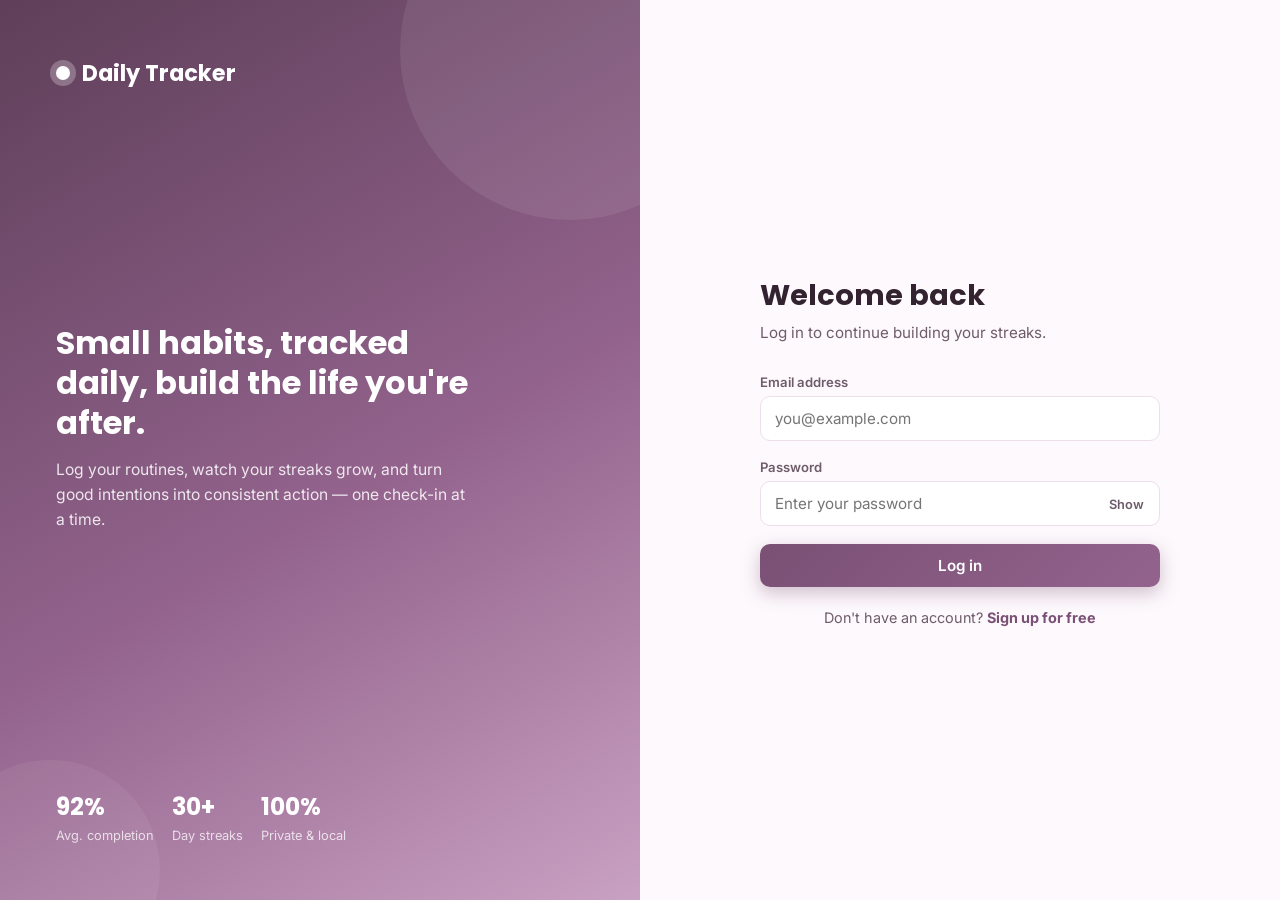
<file: index.html>
<!DOCTYPE html>
<html lang="en">
<head>
<meta charset="UTF-8">
<meta name="viewport" content="width=device-width, initial-scale=1.0">
<title>Log In · Daily Tracker</title>
<link rel="stylesheet" href="styles.css">
</head>
<body data-page="login">
  <div class="auth-page">
    <section class="auth-visual">
      <div class="auth-brand"><span class="logo-dot"></span> Daily Tracker</div>
      <div class="auth-quote">
        <h2>Small habits, tracked daily, build the life you're after.</h2>
        <p>Log your routines, watch your streaks grow, and turn good intentions into consistent action — one check-in at a time.</p>
      </div>
      <div class="auth-ring">
        <div class="stat"><b>92%</b><span>Avg. completion</span></div>
        <div class="stat"><b>30+</b><span>Day streaks</span></div>
        <div class="stat"><b>100%</b><span>Private &amp; local</span></div>
      </div>
    </section>
    <section class="auth-form-side">
      <div class="auth-card">
        <h1>Welcome back</h1>
        <p class="auth-sub">Log in to continue building your streaks.</p>
        <div class="auth-error" id="loginError"></div>
        <form id="loginForm" novalidate>
          <div class="field">
            <label for="loginEmail">Email address</label>
            <input type="email" id="loginEmail" placeholder="you@example.com" required>
          </div>
          <div class="field">
            <label for="loginPassword">Password</label>
            <div class="pass-wrap">
              <input type="password" id="loginPassword" placeholder="Enter your password" required>
              <button type="button" class="pass-toggle" id="loginPassToggle">Show</button>
            </div>
          </div>
          <button type="submit" class="btn btn-primary btn-block">Log in</button>
        </form>
        <p class="auth-switch">Don't have an account? <a href="signup.html">Sign up for free</a></p>
      </div>
    </section>
  </div>
  <script src="script.js"></script>
</body>
</html>
</file>
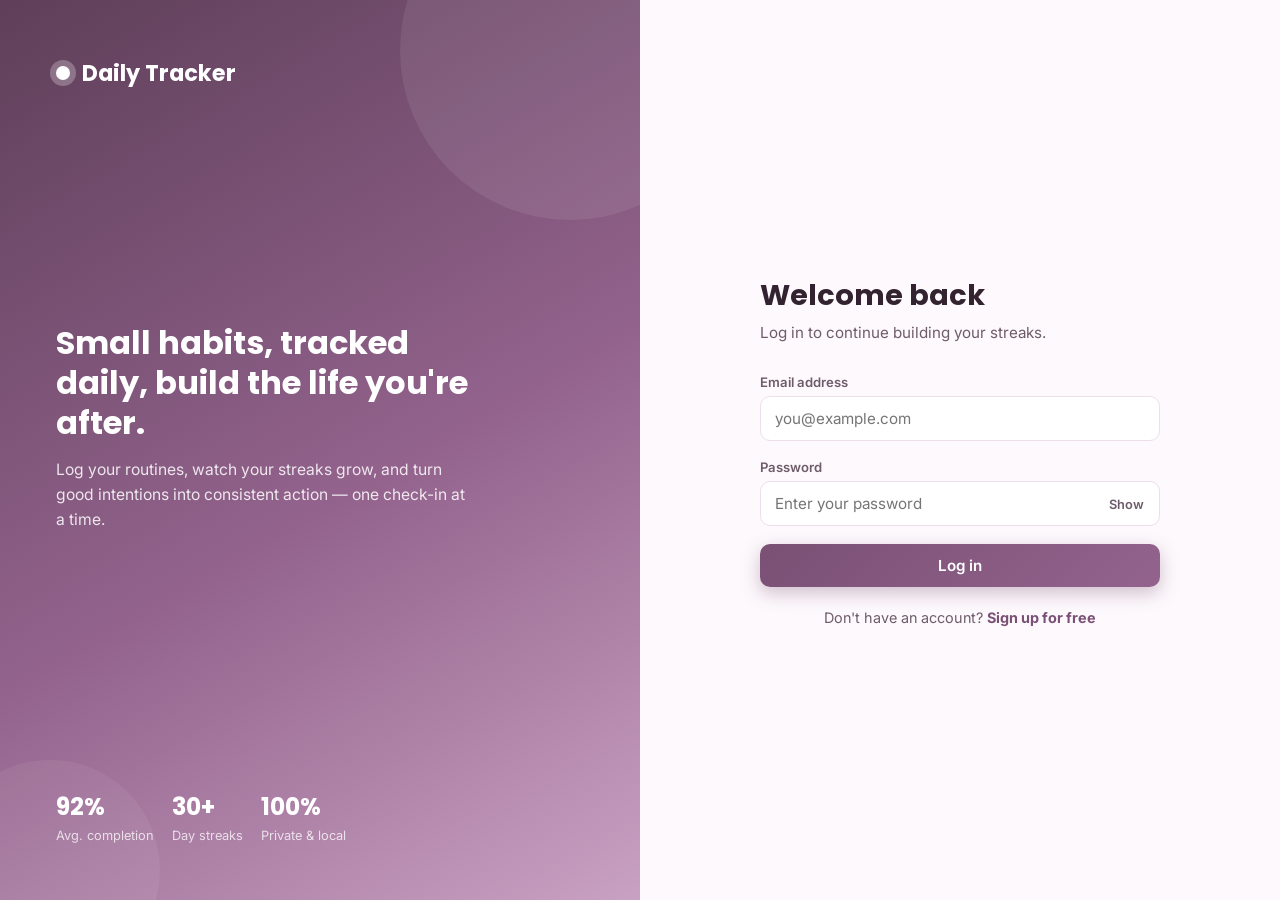
<file: calendar.html>
<!DOCTYPE html>
<html lang="en">
<head>
<meta charset="UTF-8">
<meta name="viewport" content="width=device-width, initial-scale=1.0">
<title>Calendar · Daily Tracker</title>
<link rel="stylesheet" href="styles.css">
</head>
<body data-page="calendar">
  <div class="app-shell">
    <div id="shell"></div>
    <main class="main-content">
      <header id="topbar" class="topbar"></header>
      <div class="page-content">

        <div class="card fade-in">
          <div class="cal-header">
            <h3 id="calMonthLabel" class="font-display" style="font-size:1.2rem;"></h3>
            <div class="cal-nav">
              <button class="btn-icon" id="calPrev">
                <svg width="18" height="18" viewBox="0 0 24 24" fill="none" stroke="currentColor" stroke-width="2"><path d="M15 18l-6-6 6-6"/></svg>
              </button>
              <button class="btn-icon" id="calNext">
                <svg width="18" height="18" viewBox="0 0 24 24" fill="none" stroke="currentColor" stroke-width="2"><path d="M9 18l6-6-6-6"/></svg>
              </button>
            </div>
          </div>
          <div class="cal-grid" style="margin-bottom:8px;">
            <div class="cal-dow">Sun</div><div class="cal-dow">Mon</div><div class="cal-dow">Tue</div>
            <div class="cal-dow">Wed</div><div class="cal-dow">Thu</div><div class="cal-dow">Fri</div><div class="cal-dow">Sat</div>
          </div>
          <div class="cal-grid" id="calGrid"></div>
          <div class="cal-legend">
            <span><span class="legend-swatch" style="background:linear-gradient(135deg,var(--mauve-600),var(--mauve-400));"></span>All habits completed</span>
            <span><span class="legend-swatch" style="background:var(--surface-2); border:2px solid var(--mauve-600);"></span>Today</span>
            <span>Click any day to see details</span>
          </div>
        </div>

      </div>
    </main>
  </div>

  <div class="modal-overlay" id="dayModalOverlay">
    <div class="modal">
      <div class="modal-head">
        <h3 id="dayModalTitle">Day details</h3>
        <button class="modal-close" id="dayModalClose">
          <svg width="16" height="16" viewBox="0 0 24 24" fill="none" stroke="currentColor" stroke-width="2"><path d="M18 6 6 18M6 6l12 12"/></svg>
        </button>
      </div>
      <div id="dayModalBody"></div>
    </div>
  </div>

  <script src="script.js"></script>
</body>
</html>
</file>
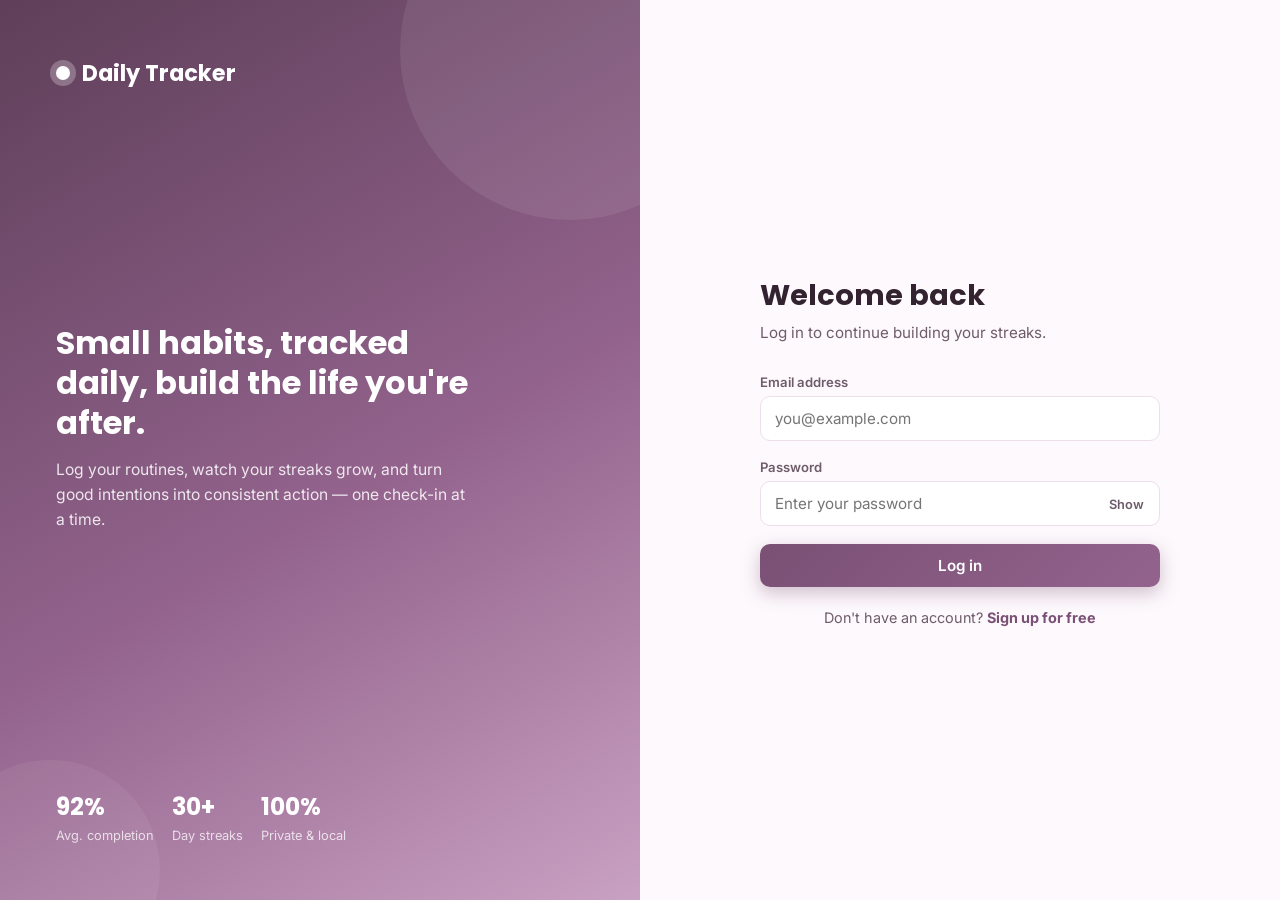
<file: dashboard.html>
<!DOCTYPE html>
<html lang="en">
<head>
<meta charset="UTF-8">
<meta name="viewport" content="width=device-width, initial-scale=1.0">
<title>Dashboard · Daily Tracker</title>
<link rel="stylesheet" href="styles.css">
</head>
<body data-page="dashboard">
  <div class="app-shell">
    <div id="shell"></div>
    <main class="main-content">
      <header id="topbar" class="topbar"></header>
      <div class="page-content">

        <div class="grid grid-4 mb-4">
          <div class="card stat-card">
            <div class="stat-icon" style="background:linear-gradient(135deg,#7a5075,#af7fa8)">
              <svg width="20" height="20" viewBox="0 0 24 24" fill="none" stroke="currentColor" stroke-width="2" stroke-linecap="round" stroke-linejoin="round"><path d="M9 11l3 3L22 4"/><path d="M21 12v7a2 2 0 0 1-2 2H5a2 2 0 0 1-2-2V5a2 2 0 0 1 2-2h11"/></svg>
            </div>
            <div class="stat-value" id="statTotalHabits">0</div>
            <div class="stat-label">Total habits</div>
          </div>
          <div class="card stat-card">
            <div class="stat-icon" style="background:linear-gradient(135deg,#e2a542,#f0c26c)">
              <svg width="20" height="20" viewBox="0 0 24 24" fill="none" stroke="currentColor" stroke-width="2" stroke-linecap="round" stroke-linejoin="round"><path d="M8.5 14.5A2.5 2.5 0 0 0 11 12c0-1.38-.5-2-1-3-1.072-2.143-.224-4.054 2-6 .5 2.5 2 4.9 4 6.5 2 1.6 3 3.5 3 5.5a7 7 0 1 1-14 0c0-1.153.433-2.294 1-3a2.5 2.5 0 0 0 2.5 2.5z"/></svg>
            </div>
            <div class="stat-value" id="statActiveStreaks">0</div>
            <div class="stat-label">Active streaks</div>
          </div>
          <div class="card stat-card">
            <div class="stat-icon" style="background:linear-gradient(135deg,#6c93c9,#8fb3e8)">
              <svg width="20" height="20" viewBox="0 0 24 24" fill="none" stroke="currentColor" stroke-width="2" stroke-linecap="round" stroke-linejoin="round"><circle cx="12" cy="12" r="9"/><circle cx="12" cy="12" r="5"/><circle cx="12" cy="12" r="1"/></svg>
            </div>
            <div class="stat-value" id="statActiveGoals">0</div>
            <div class="stat-label">Active goals</div>
          </div>
          <div class="card stat-card">
            <div class="stat-icon" style="background:linear-gradient(135deg,#5fb88f,#7fd0ab)">
              <svg width="20" height="20" viewBox="0 0 24 24" fill="none" stroke="currentColor" stroke-width="2" stroke-linecap="round" stroke-linejoin="round"><path d="M12 20V10M18 20V4M6 20v-6"/></svg>
            </div>
            <div class="stat-value" id="statLongestStreak">0</div>
            <div class="stat-label">Longest streak (days)</div>
          </div>
        </div>

        <div class="grid grid-2" style="grid-template-columns:1.1fr 1.4fr;">
          <div class="card fade-in">
            <div class="section-head"><h3>Today's progress</h3></div>
            <div class="ring-wrap">
              <canvas id="dashRing" width="220" height="220" style="width:200px;height:200px;"></canvas>
              <div class="ring-label"><b id="dashProgressLabel">0%</b><span>completed today</span></div>
            </div>
          </div>
          <div class="card fade-in">
            <div class="section-head"><h3>Last 7 days</h3><span class="chip">Completion rate</span></div>
            <canvas id="dashWeekChart" style="width:100%; height:200px;"></canvas>
          </div>
        </div>

        <div class="grid grid-2 mt-4" style="grid-template-columns:1.6fr 1fr;">
          <div class="card fade-in">
            <div class="section-head">
              <h3>Today's habits</h3>
              <a href="habits.html" class="btn btn-ghost btn-sm">View all</a>
            </div>
            <div class="habit-list" id="dashTodayList"></div>
          </div>
          <div class="card fade-in">
            <div class="section-head">
              <h3>Active goals</h3>
              <a href="goals.html" class="btn btn-ghost btn-sm">View all</a>
            </div>
            <div id="dashGoalsPreview"></div>
          </div>
        </div>

      </div>
    </main>
  </div>
  <script src="script.js"></script>
</body>
</html>
</file>
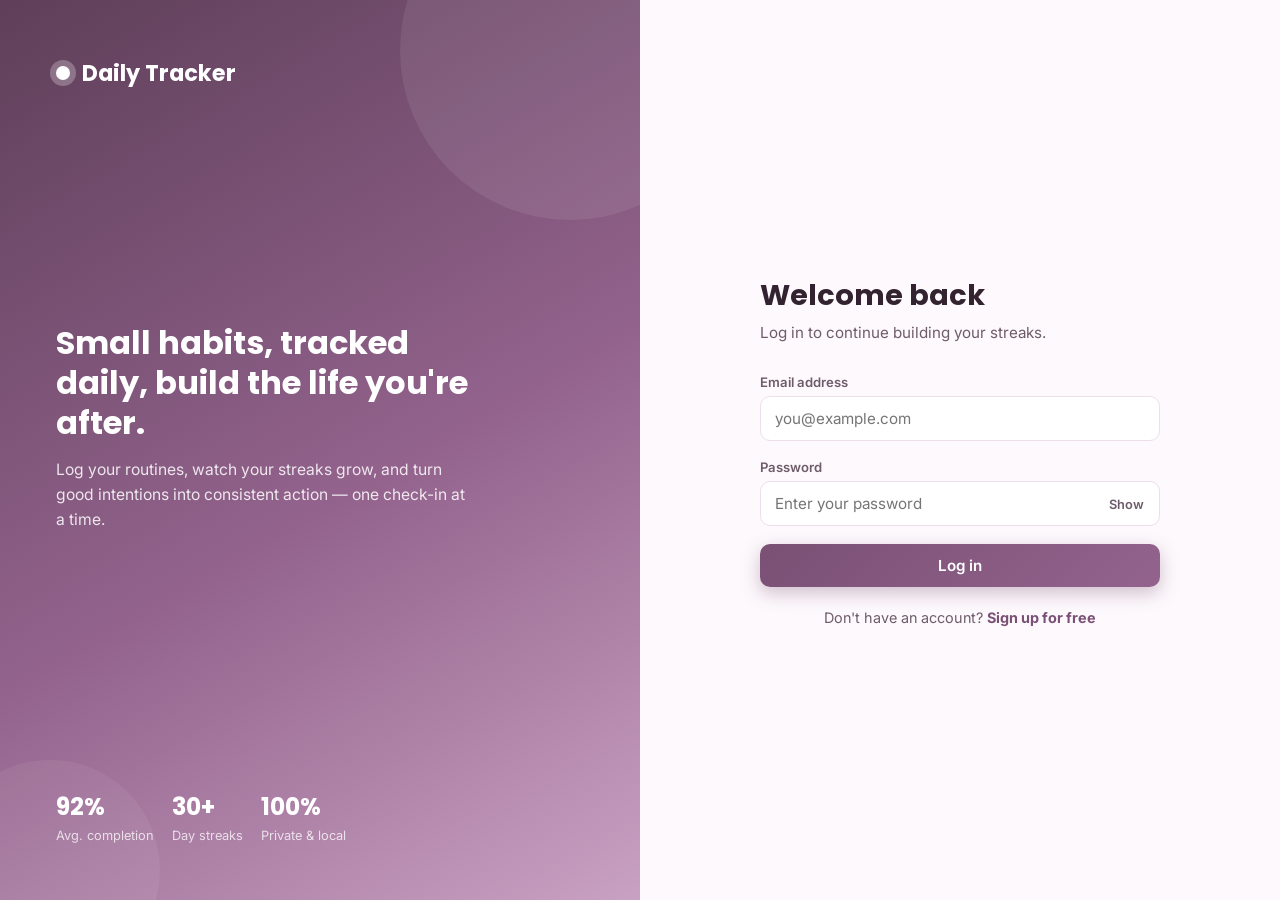
<file: goals.html>
<!DOCTYPE html>
<html lang="en">
<head>
<meta charset="UTF-8">
<meta name="viewport" content="width=device-width, initial-scale=1.0">
<title>Goals · Daily Tracker</title>
<link rel="stylesheet" href="styles.css">
</head>
<body data-page="goals">
  <div class="app-shell">
    <div id="shell"></div>
    <main class="main-content">
      <header id="topbar" class="topbar"></header>
      <div class="page-content">

        <div class="habit-toolbar">
          <div class="tabs" id="goalTabs" style="margin-bottom:0;">
            <button class="tab-btn active" data-filter="active">Active</button>
            <button class="tab-btn" data-filter="completed">Completed</button>
            <button class="tab-btn" data-filter="all">All</button>
          </div>
          <button class="btn btn-primary" id="addGoalBtn" style="margin-left:auto;">
            <svg width="16" height="16" viewBox="0 0 24 24" fill="none" stroke="currentColor" stroke-width="2.5" stroke-linecap="round"><path d="M12 5v14M5 12h14"/></svg>
            New goal
          </button>
        </div>

        <div class="grid grid-3" id="goalsGrid"></div>

      </div>
    </main>
  </div>

  <div class="modal-overlay" id="goalModalOverlay">
    <div class="modal">
      <div class="modal-head">
        <h3 id="goalModalTitle">Create new goal</h3>
        <button class="modal-close" id="goalModalClose">
          <svg width="16" height="16" viewBox="0 0 24 24" fill="none" stroke="currentColor" stroke-width="2"><path d="M18 6 6 18M6 6l12 12"/></svg>
        </button>
      </div>
      <form id="goalForm">
        <div class="field">
          <label for="goalTitle">Goal title</label>
          <input type="text" id="goalTitle" placeholder="e.g. Read 12 books this year" required>
        </div>
        <div class="field">
          <label for="goalDesc">Description (optional)</label>
          <textarea id="goalDesc" rows="3" placeholder="Add more detail about this goal..."></textarea>
        </div>
        <div class="field">
          <label for="goalDate">Target date</label>
          <input type="date" id="goalDate">
        </div>
        <div class="field">
          <label for="goalProgress">Current progress (%)</label>
          <input type="number" id="goalProgress" min="0" max="100" value="0">
        </div>
        <div class="modal-actions">
          <button type="button" class="btn btn-ghost" onclick="document.getElementById('goalModalOverlay').classList.remove('show')">Cancel</button>
          <button type="submit" class="btn btn-primary">Save goal</button>
        </div>
      </form>
    </div>
  </div>

  <script src="script.js"></script>
</body>
</html>
</file>
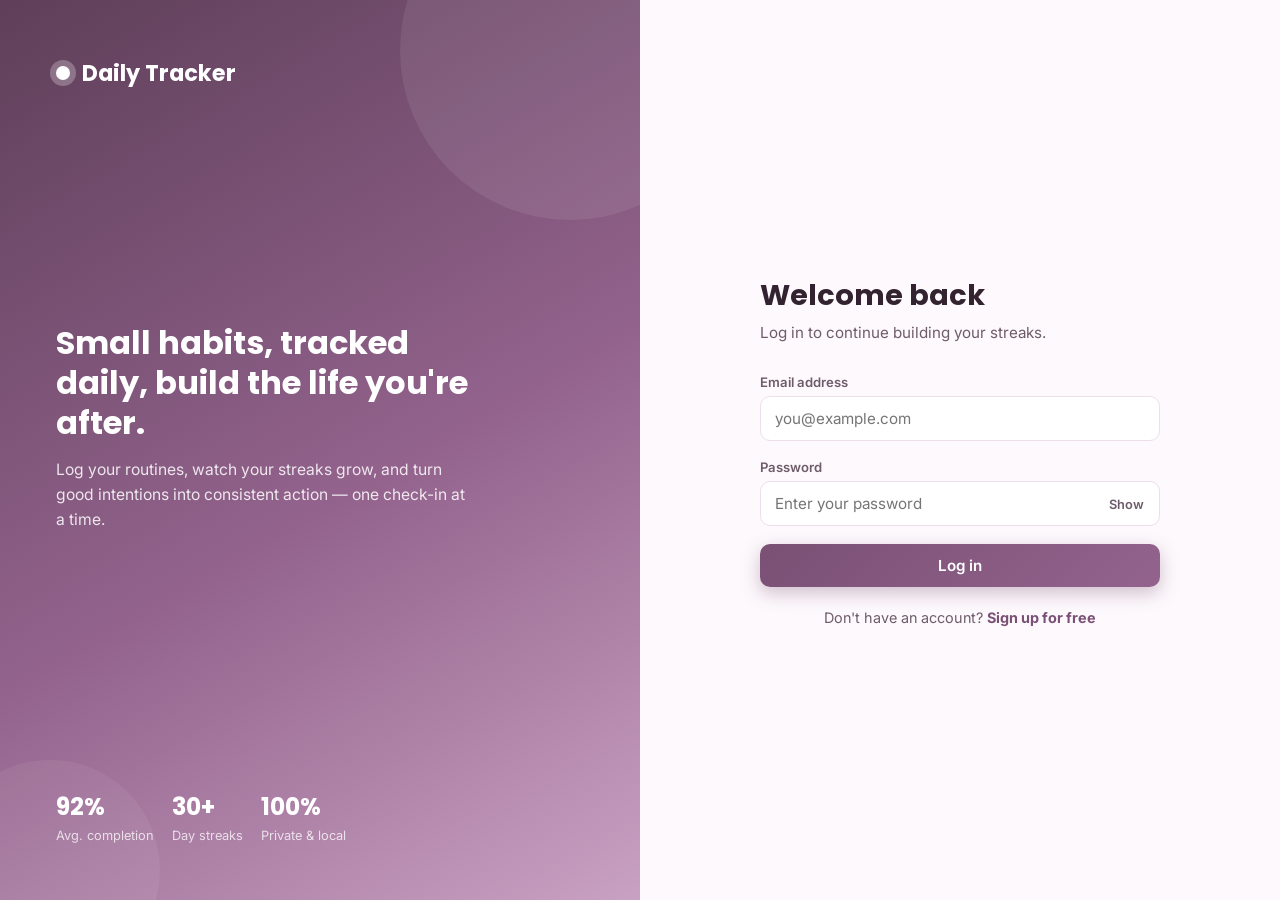
<file: habits.html>
<!DOCTYPE html>
<html lang="en">
<head>
<meta charset="UTF-8">
<meta name="viewport" content="width=device-width, initial-scale=1.0">
<title>Habits · Daily Tracker</title>
<link rel="stylesheet" href="styles.css">
</head>
<body data-page="habits">
  <div class="app-shell">
    <div id="shell"></div>
    <main class="main-content">
      <header id="topbar" class="topbar"></header>
      <div class="page-content">

        <div class="habit-toolbar">
          <select class="filter-select" id="habitCategoryFilter"></select>
          <select class="filter-select" id="habitSort">
            <option value="recent">Newest first</option>
            <option value="streak">Longest streak</option>
            <option value="name">Name (A–Z)</option>
          </select>
          <button class="btn btn-primary" id="addHabitBtn" style="margin-left:auto;">
            <svg width="16" height="16" viewBox="0 0 24 24" fill="none" stroke="currentColor" stroke-width="2.5" stroke-linecap="round"><path d="M12 5v14M5 12h14"/></svg>
            Add habit
          </button>
        </div>

        <div class="habit-list" id="habitsList"></div>

      </div>
    </main>
  </div>

  <!-- Add / Edit Habit Modal -->
  <div class="modal-overlay" id="habitModalOverlay">
    <div class="modal">
      <div class="modal-head">
        <h3 id="habitModalTitle">Add new habit</h3>
        <button class="modal-close" id="habitModalClose">
          <svg width="16" height="16" viewBox="0 0 24 24" fill="none" stroke="currentColor" stroke-width="2"><path d="M18 6 6 18M6 6l12 12"/></svg>
        </button>
      </div>
      <form id="habitForm">
        <div class="field">
          <label for="habitName">Habit name</label>
          <input type="text" id="habitName" placeholder="e.g. Drink 8 glasses of water" required>
        </div>
        <div class="field">
          <label for="habitCategory">Category</label>
          <select id="habitCategory"></select>
        </div>
        <div class="field">
          <label for="habitTarget">Frequency</label>
          <select id="habitTarget">
            <option>Daily</option>
            <option>Weekdays</option>
            <option>Weekends</option>
            <option>3x per week</option>
          </select>
        </div>
        <div class="field">
          <label>Color tag</label>
          <div class="color-grid" id="habitColorGrid"></div>
        </div>
        <div class="modal-actions">
          <button type="button" class="btn btn-ghost" id="habitCancelBtn" onclick="document.getElementById('habitModalOverlay').classList.remove('show')">Cancel</button>
          <button type="submit" class="btn btn-primary">Save habit</button>
        </div>
      </form>
    </div>
  </div>

  <script src="script.js"></script>
</body>
</html>
</file>
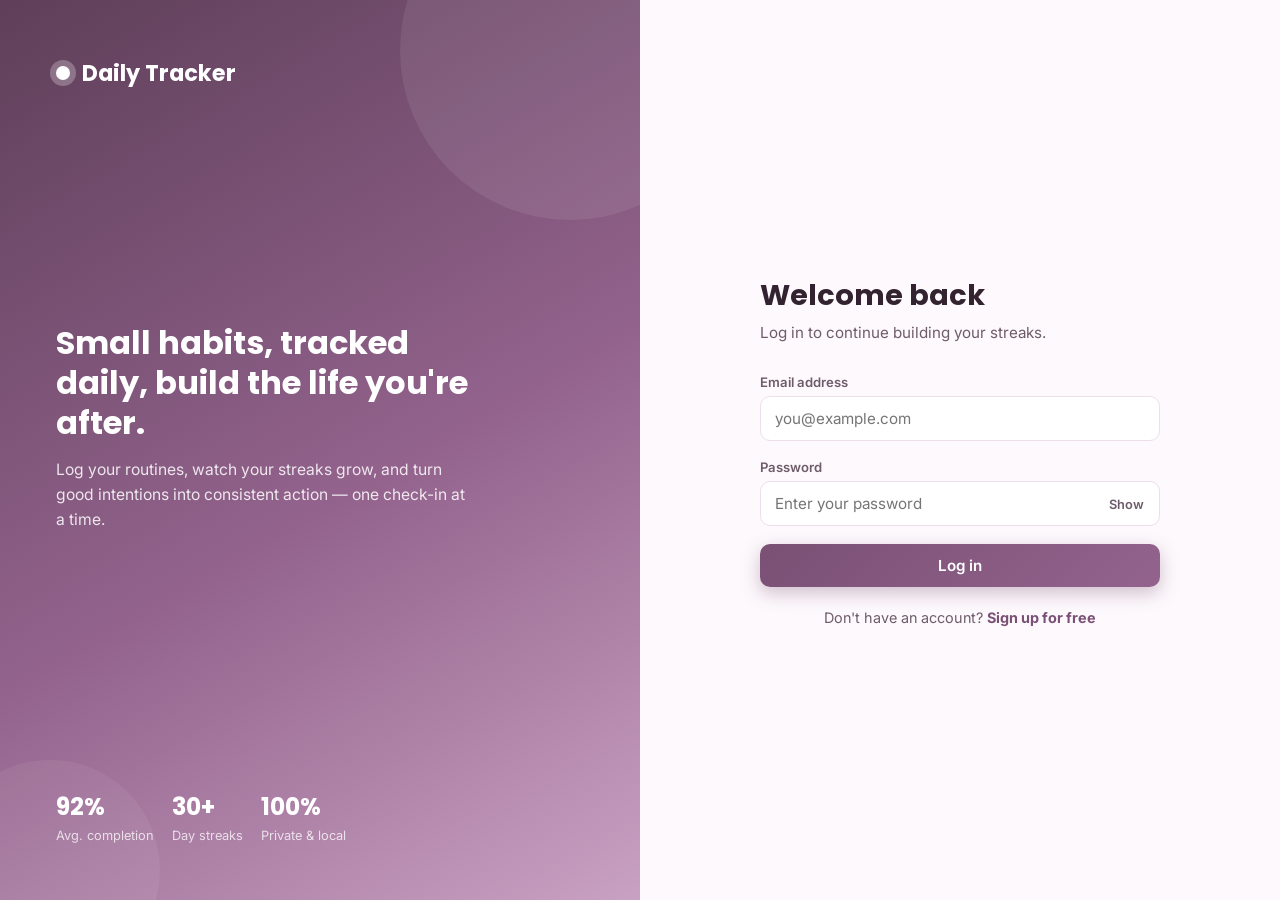
<file: profile.html>
<!DOCTYPE html>
<html lang="en">
<head>
<meta charset="UTF-8">
<meta name="viewport" content="width=device-width, initial-scale=1.0">
<title>Profile · Daily Tracker</title>
<link rel="stylesheet" href="styles.css">
</head>
<body data-page="profile">
  <div class="app-shell">
    <div id="shell"></div>
    <main class="main-content">
      <header id="topbar" class="topbar"></header>
      <div class="page-content">

        <div class="card fade-in mb-4">
          <div class="profile-hero">
            <div class="avatar" id="profileAvatar">?</div>
            <div>
              <h2 id="profileName">—</h2>
              <p class="text-soft" id="profileEmail">—</p>
              <p class="text-soft" id="profileJoined" style="font-size:.8rem; margin-top:2px;">—</p>
            </div>
          </div>
          <div class="profile-stats">
            <div><b id="profileTotalHabits">0</b><span>Habits</span></div>
            <div><b id="profileLongestStreak">0</b><span>Longest streak</span></div>
            <div><b id="profileTotalCompletions">0</b><span>Total check-ins</span></div>
            <div><b id="profileGoalsDone">0</b><span>Goals completed</span></div>
          </div>
        </div>

        <div class="grid grid-2">
          <div class="card fade-in">
            <div class="section-head"><h3>Edit profile</h3></div>
            <form id="profileEditForm">
              <div class="field">
                <label for="editNameInput">Full name</label>
                <input type="text" id="editNameInput" required>
              </div>
              <button type="submit" class="btn btn-primary">Save changes</button>
            </form>
          </div>

          <div class="card fade-in">
            <div class="section-head"><h3>Change password</h3></div>
            <div class="auth-error" id="passwordError"></div>
            <form id="passwordChangeForm">
              <div class="field">
                <label for="curPassword">Current password</label>
                <input type="password" id="curPassword" required>
              </div>
              <div class="field">
                <label for="newPassword">New password</label>
                <input type="password" id="newPassword" required>
              </div>
              <div class="field">
                <label for="confirmPassword">Confirm new password</label>
                <input type="password" id="confirmPassword" required>
              </div>
              <button type="submit" class="btn btn-primary">Update password</button>
            </form>
          </div>
        </div>

      </div>
    </main>
  </div>
  <script src="script.js"></script>
</body>
</html>
</file>
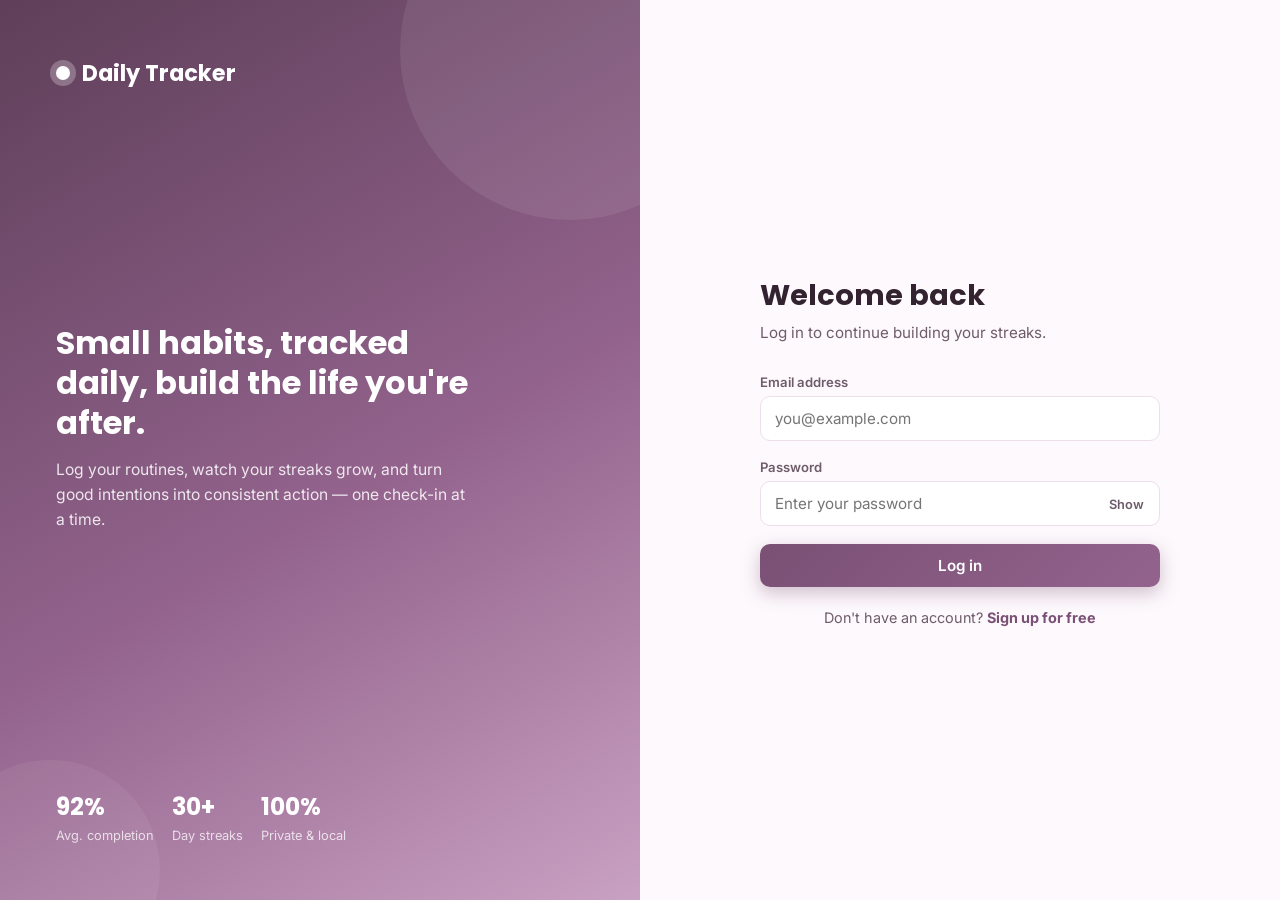
<file: settings.html>
<!DOCTYPE html>
<html lang="en">
<head>
<meta charset="UTF-8">
<meta name="viewport" content="width=device-width, initial-scale=1.0">
<title>Settings · Daily Tracker</title>
<link rel="stylesheet" href="styles.css">
</head>
<body data-page="settings">
  <div class="app-shell">
    <div id="shell"></div>
    <main class="main-content">
      <header id="topbar" class="topbar"></header>
      <div class="page-content">

        <div class="card fade-in mb-4">
          <div class="section-head"><h3>Appearance</h3></div>
          <div class="setting-row">
            <div class="setting-row-text">
              <b>Dark mode</b>
              <span>Switch between light and dark themes</span>
            </div>
            <label class="switch">
              <input type="checkbox" id="darkModeSwitch">
              <span class="slider-toggle"></span>
            </label>
          </div>
        </div>

        <div class="card fade-in mb-4">
          <div class="section-head"><h3>Notifications &amp; reminders</h3></div>
          <div class="setting-row">
            <div class="setting-row-text">
              <b>Daily reminder</b>
              <span>Get notified to complete your habits each day</span>
            </div>
            <label class="switch">
              <input type="checkbox" id="notifSwitch">
              <span class="slider-toggle"></span>
            </label>
          </div>
          <div class="setting-row">
            <div class="setting-row-text">
              <b>Reminder time</b>
              <span>Choose when your daily reminder should fire</span>
            </div>
            <input type="time" id="reminderTimeInput" style="padding:9px 12px; border-radius:10px; border:1.5px solid var(--border-c); background:var(--surface); color:var(--text);">
          </div>
        </div>

        <div class="card fade-in mb-4">
          <div class="section-head"><h3>Data management</h3></div>
          <div class="setting-row">
            <div class="setting-row-text">
              <b>Export your data</b>
              <span>Download all your habits and goals as a JSON file</span>
            </div>
            <button class="btn btn-outline" id="exportDataBtn">Export</button>
          </div>
          <div class="setting-row">
            <div class="setting-row-text">
              <b>Clear all data</b>
              <span>Remove all habits and goals, keeping your account</span>
            </div>
            <button class="btn btn-outline" id="clearDataBtn">Clear data</button>
          </div>
        </div>

        <div class="card fade-in">
          <div class="section-head"><h3>Danger zone</h3></div>
          <div class="setting-row">
            <div class="setting-row-text">
              <b>Delete account</b>
              <span>Permanently delete your account and all associated data</span>
            </div>
            <button class="btn btn-danger" id="deleteAccountBtn">Delete account</button>
          </div>
        </div>

      </div>
    </main>
  </div>
  <script src="script.js"></script>
</body>
</html>
</file>
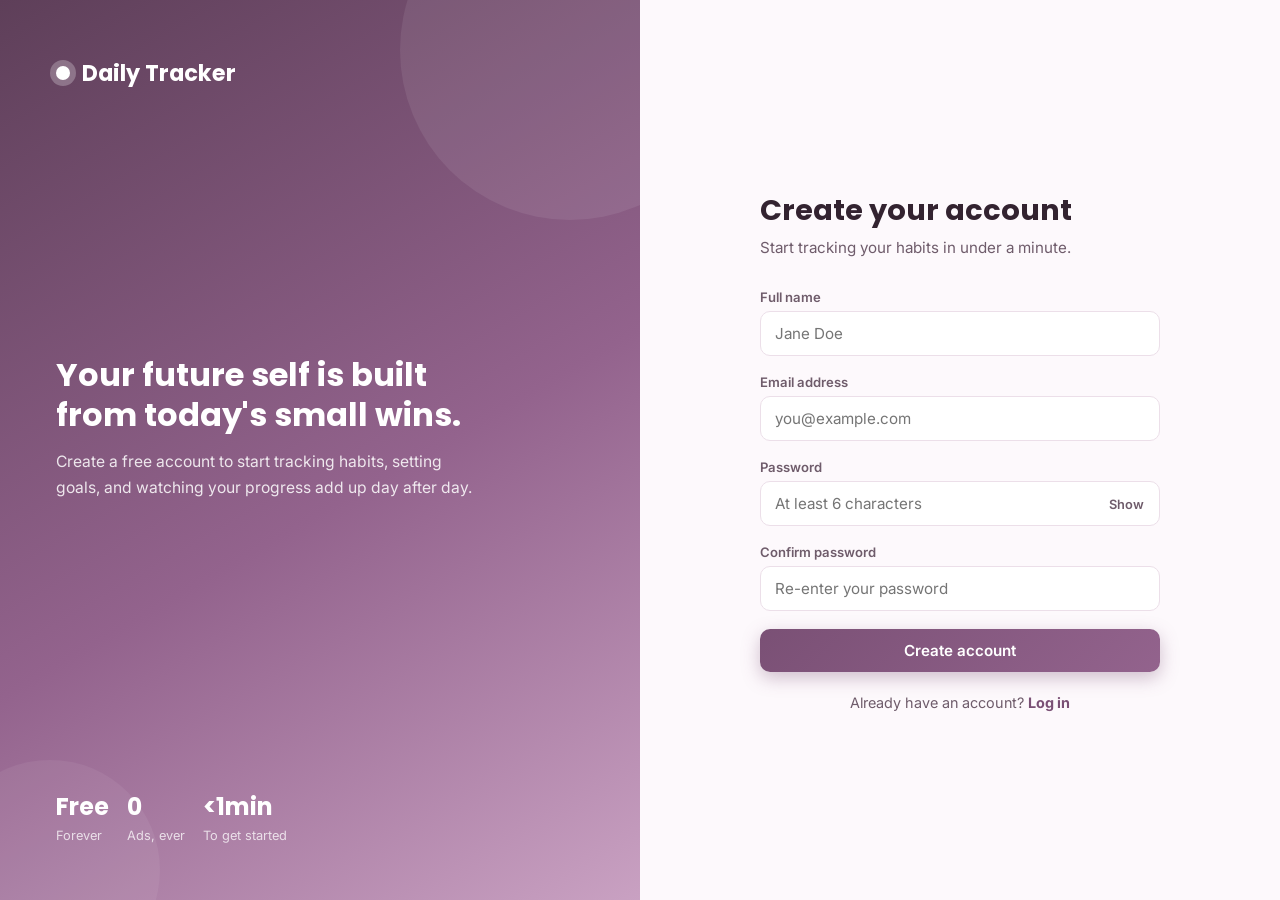
<file: signup.html>
<!DOCTYPE html>
<html lang="en">
<head>
<meta charset="UTF-8">
<meta name="viewport" content="width=device-width, initial-scale=1.0">
<title>Sign Up · Daily Tracker</title>
<link rel="stylesheet" href="styles.css">
</head>
<body data-page="signup">
  <div class="auth-page">
    <section class="auth-visual">
      <div class="auth-brand"><span class="logo-dot"></span> Daily Tracker</div>
      <div class="auth-quote">
        <h2>Your future self is built from today's small wins.</h2>
        <p>Create a free account to start tracking habits, setting goals, and watching your progress add up day after day.</p>
      </div>
      <div class="auth-ring">
        <div class="stat"><b>Free</b><span>Forever</span></div>
        <div class="stat"><b>0</b><span>Ads, ever</span></div>
        <div class="stat"><b>&lt;1min</b><span>To get started</span></div>
      </div>
    </section>
    <section class="auth-form-side">
      <div class="auth-card">
        <h1>Create your account</h1>
        <p class="auth-sub">Start tracking your habits in under a minute.</p>
        <div class="auth-error" id="signupError"></div>
        <form id="signupForm" novalidate>
          <div class="field">
            <label for="signupName">Full name</label>
            <input type="text" id="signupName" placeholder="Jane Doe" required>
          </div>
          <div class="field">
            <label for="signupEmail">Email address</label>
            <input type="email" id="signupEmail" placeholder="you@example.com" required>
          </div>
          <div class="field">
            <label for="signupPassword">Password</label>
            <div class="pass-wrap">
              <input type="password" id="signupPassword" placeholder="At least 6 characters" required>
              <button type="button" class="pass-toggle" id="signupPassToggle">Show</button>
            </div>
          </div>
          <div class="field">
            <label for="signupConfirm">Confirm password</label>
            <input type="password" id="signupConfirm" placeholder="Re-enter your password" required>
          </div>
          <button type="submit" class="btn btn-primary btn-block">Create account</button>
        </form>
        <p class="auth-switch">Already have an account? <a href="index.html">Log in</a></p>
      </div>
    </section>
  </div>
  <script src="script.js"></script>
</body>
</html>
</file>
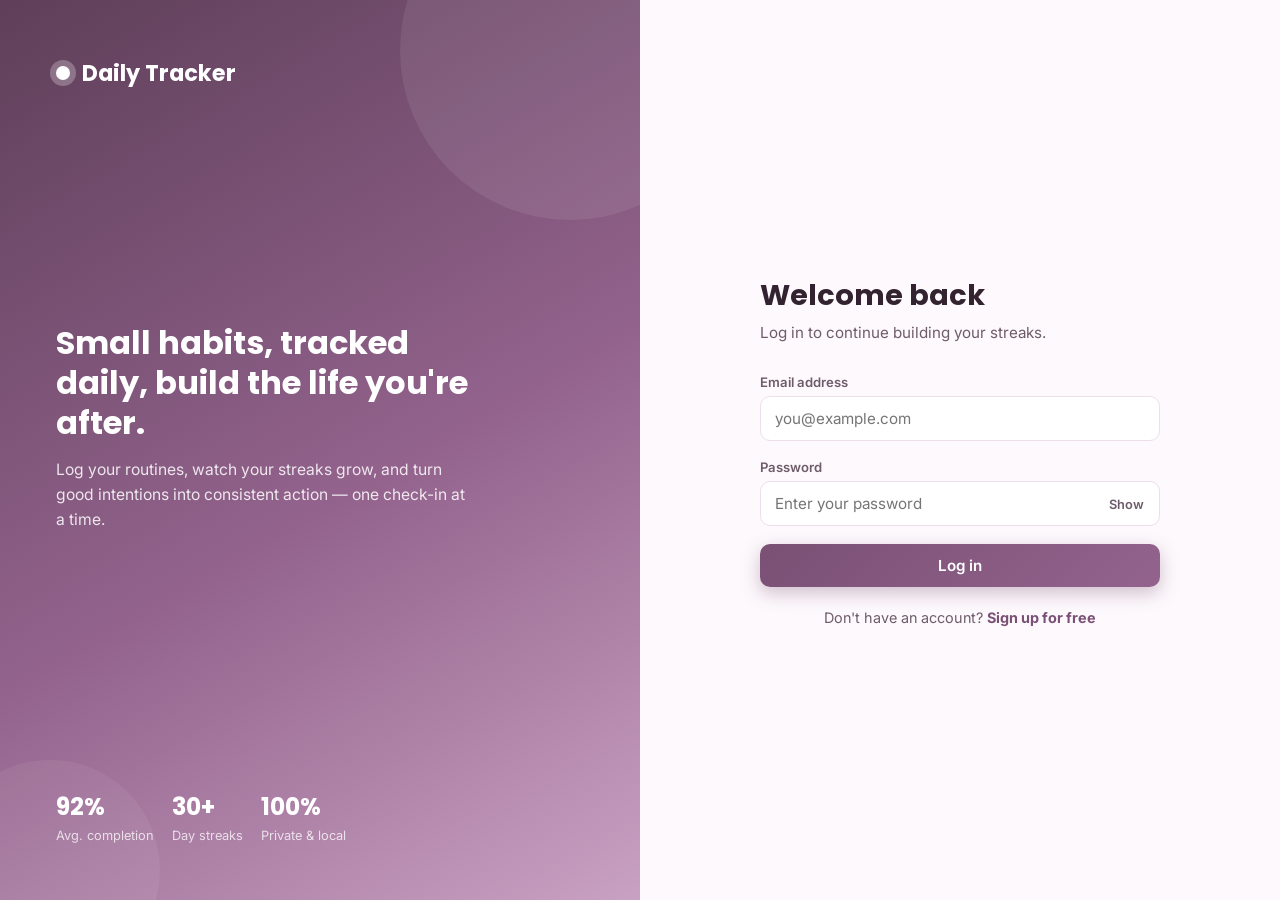
<file: statistics.html>
<!DOCTYPE html>
<html lang="en">
<head>
<meta charset="UTF-8">
<meta name="viewport" content="width=device-width, initial-scale=1.0">
<title>Statistics · Daily Tracker</title>
<link rel="stylesheet" href="styles.css">
</head>
<body data-page="statistics">
  <div class="app-shell">
    <div id="shell"></div>
    <main class="main-content">
      <header id="topbar" class="topbar"></header>
      <div class="page-content">

        <div class="tabs" id="statsTabs">
          <button class="tab-btn active" data-range="week">This week</button>
          <button class="tab-btn" data-range="month">This month</button>
        </div>

        <div class="grid grid-4 mb-4">
          <div class="card stat-card">
            <div class="stat-label">Total completions</div>
            <div class="stat-value" id="statTotalCompletions">0</div>
          </div>
          <div class="card stat-card">
            <div class="stat-label">Average streak</div>
            <div class="stat-value" id="statAvgStreak">0</div>
          </div>
          <div class="card stat-card">
            <div class="stat-label">Best streak ever</div>
            <div class="stat-value" id="statBestStreak">0</div>
          </div>
          <div class="card stat-card">
            <div class="stat-label">7-day average</div>
            <div class="stat-value" id="statWeekAvg">0%</div>
          </div>
        </div>

        <div class="grid grid-2" style="grid-template-columns:1.4fr 1fr;">
          <div class="card fade-in">
            <div class="section-head"><h3>Completion trend</h3></div>
            <canvas id="trendChart" style="width:100%; height:220px;"></canvas>
          </div>
          <div class="card fade-in">
            <div class="section-head"><h3>By category</h3></div>
            <div class="ring-wrap" style="margin-bottom:14px;">
              <canvas id="categoryDonut" width="200" height="200" style="width:170px;height:170px;"></canvas>
            </div>
            <div id="categoryLegend"></div>
          </div>
        </div>

        <div class="grid grid-2 mt-4" style="grid-template-columns:1.4fr 1fr;">
          <div class="card fade-in">
            <div class="section-head"><h3>Daily completion — last 7 days</h3></div>
            <canvas id="weekBarChart" style="width:100%; height:220px;"></canvas>
          </div>
          <div class="card fade-in">
            <div class="section-head"><h3>Streak leaderboard</h3></div>
            <div id="streakLeaderboard"></div>
          </div>
        </div>

      </div>
    </main>
  </div>
  <script src="script.js"></script>
</body>
</html>
</file>
<file: styles.css>
/* ============================================================
   DAILY TRACKER — Shared Stylesheet
   Theme: Mauve & White, with full Dark Mode support
   ============================================================ */

@import url('https://fonts.googleapis.com/css2?family=Poppins:wght@500;600;700;800&family=Inter:wght@400;500;600;700&display=swap');

:root{
  /* ---- Mauve palette ---- */
  --mauve-900:#4a3346;
  --mauve-800:#5e3f59;
  --mauve-700:#7a5075;
  --mauve-600:#93638d;
  --mauve-500:#af7fa8;
  --mauve-400:#c9a1c2;
  --mauve-300:#e0c3da;
  --mauve-200:#efdcea;
  --mauve-100:#f8eff6;
  --mauve-50:#fdf9fc;

  --white:#ffffff;
  --ink:#332330;
  --ink-soft:#6f5c6b;
  --border:#ecdfe9;

  --success:#5fb88f;
  --warning:#e2a542;
  --danger:#dd6b7d;
  --info:#6c93c9;

  --bg:var(--mauve-50);
  --surface:var(--white);
  --surface-2:var(--mauve-100);
  --text:var(--ink);
  --text-soft:var(--ink-soft);
  --border-c:var(--border);
  --shadow: 0 4px 16px rgba(122,80,117,0.08), 0 1px 3px rgba(122,80,117,0.06);
  --shadow-lg: 0 12px 32px rgba(122,80,117,0.16), 0 2px 8px rgba(122,80,117,0.08);
  --radius-sm:10px;
  --radius:16px;
  --radius-lg:22px;
  --font-display:'Poppins', sans-serif;
  --font-body:'Inter', sans-serif;
  --sidebar-w:260px;
}

[data-theme="dark"]{
  --bg:#241b23;
  --surface:#2f232d;
  --surface-2:#3a2c38;
  --text:#f3e8f0;
  --text-soft:#c9b3c5;
  --border-c:#4a3946;
  --shadow: 0 4px 16px rgba(0,0,0,0.28), 0 1px 3px rgba(0,0,0,0.2);
  --shadow-lg: 0 12px 32px rgba(0,0,0,0.4), 0 2px 8px rgba(0,0,0,0.2);
  --mauve-100:#3a2c38;
  --mauve-200:#4a3946;
}

*,*::before,*::after{ box-sizing:border-box; }
html,body{ height:100%; }
body{
  margin:0;
  font-family:var(--font-body);
  background:var(--bg);
  color:var(--text);
  -webkit-font-smoothing:antialiased;
  transition:background .25s ease,color .25s ease;
}
h1,h2,h3,h4,.font-display{ font-family:var(--font-display); color:var(--text); margin:0; }
p{ margin:0; }
a{ color:inherit; text-decoration:none; }
button{ font-family:inherit; cursor:pointer; }
input,select,textarea{ font-family:inherit; }
::selection{ background:var(--mauve-300); color:var(--mauve-900); }

/* ---------- Scrollbar ---------- */
::-webkit-scrollbar{ width:8px; height:8px; }
::-webkit-scrollbar-thumb{ background:var(--mauve-300); border-radius:8px; }
::-webkit-scrollbar-track{ background:transparent; }

/* ============================================================
   AUTH PAGES (Login / Signup)
   ============================================================ */
.auth-page{
  min-height:100vh;
  display:grid;
  grid-template-columns: 1fr 1fr;
  background:var(--bg);
}
.auth-visual{
  position:relative;
  background:linear-gradient(150deg, var(--mauve-800), var(--mauve-600) 55%, var(--mauve-400));
  display:flex; flex-direction:column; justify-content:space-between;
  padding:56px;
  color:var(--white);
  overflow:hidden;
}
.auth-visual::before,.auth-visual::after{
  content:"";
  position:absolute;
  border-radius:50%;
  background:rgba(255,255,255,0.08);
}
.auth-visual::before{ width:340px; height:340px; top:-120px; right:-100px; }
.auth-visual::after{ width:220px; height:220px; bottom:-80px; left:-60px; background:rgba(255,255,255,0.06); }
.auth-brand{ display:flex; align-items:center; gap:12px; font-family:var(--font-display); font-weight:700; font-size:1.4rem; z-index:1; }
.auth-brand .logo-dot{ width:14px; height:14px; border-radius:50%; background:var(--white); box-shadow:0 0 0 6px rgba(255,255,255,0.25); }
.auth-quote{ z-index:1; max-width:420px; }
.auth-quote h2{ color:var(--white); font-size:2rem; line-height:1.25; margin-bottom:14px; }
.auth-quote p{ color:rgba(255,255,255,0.85); font-size:.98rem; line-height:1.6; }
.auth-ring{
  z-index:1; align-self:flex-start; display:flex; gap:18px; margin-top:24px;
}
.auth-ring .stat b{ display:block; font-family:var(--font-display); font-size:1.5rem; }
.auth-ring .stat span{ font-size:.8rem; color:rgba(255,255,255,0.75); }

.auth-form-side{
  display:flex; align-items:center; justify-content:center; padding:40px 24px;
}
.auth-card{ width:100%; max-width:400px; }
.auth-card h1{ font-size:1.8rem; margin-bottom:6px; }
.auth-sub{ color:var(--text-soft); margin-bottom:32px; font-size:.95rem; }
.field{ margin-bottom:18px; }
.field label{ display:block; font-size:.82rem; font-weight:600; color:var(--text-soft); margin-bottom:6px; }
.field input, .field select, .field textarea{
  width:100%; padding:12px 14px; border-radius:var(--radius-sm);
  border:1.5px solid var(--border-c); background:var(--surface); color:var(--text);
  font-size:.95rem; transition:border-color .2s ease, box-shadow .2s ease;
}
.field input:focus, .field select:focus, .field textarea:focus{
  outline:none; border-color:var(--mauve-500); box-shadow:0 0 0 4px var(--mauve-200);
}
.field-hint{ font-size:.75rem; color:var(--danger); margin-top:6px; min-height:1em; }
.pass-wrap{ position:relative; }
.pass-toggle{
  position:absolute; right:10px; top:50%; transform:translateY(-50%);
  background:none; border:none; color:var(--text-soft); font-size:.8rem; font-weight:600;
}

.btn{
  display:inline-flex; align-items:center; justify-content:center; gap:8px;
  padding:12px 20px; border-radius:var(--radius-sm); border:none;
  font-weight:600; font-size:.95rem; transition:transform .15s ease, box-shadow .15s ease, background .2s ease;
}
.btn:active{ transform:scale(0.97); }
.btn-primary{ background:linear-gradient(135deg,var(--mauve-700),var(--mauve-600)); color:var(--white); box-shadow:0 6px 18px rgba(122,80,117,0.35); }
.btn-primary:hover{ box-shadow:0 8px 22px rgba(122,80,117,0.45); transform:translateY(-1px); }
.btn-block{ width:100%; }
.btn-ghost{ background:var(--surface-2); color:var(--text); }
.btn-ghost:hover{ background:var(--mauve-200); }
.btn-outline{ background:transparent; border:1.5px solid var(--border-c); color:var(--text); }
.btn-outline:hover{ border-color:var(--mauve-500); color:var(--mauve-700); }
.btn-danger{ background:var(--danger); color:var(--white); }
.btn-sm{ padding:8px 14px; font-size:.82rem; border-radius:8px; }
.btn-icon{ padding:9px; border-radius:10px; background:var(--surface-2); color:var(--text); display:inline-flex; }
.btn-icon:hover{ background:var(--mauve-200); }

.auth-switch{ text-align:center; margin-top:22px; font-size:.9rem; color:var(--text-soft); }
.auth-switch a{ color:var(--mauve-700); font-weight:700; }
.auth-error{
  background:#fdecef; color:#b23b53; border:1px solid #f4c3ce; padding:10px 14px;
  border-radius:var(--radius-sm); font-size:.85rem; margin-bottom:16px; display:none;
}
[data-theme="dark"] .auth-error{ background:#3d2530; color:#f5a9bb; border-color:#5a3345; }
.auth-error.show{ display:block; }
.divider-or{ display:flex; align-items:center; gap:12px; margin:20px 0; color:var(--text-soft); font-size:.78rem; }
.divider-or::before,.divider-or::after{ content:""; flex:1; height:1px; background:var(--border-c); }

@media (max-width: 860px){
  .auth-page{ grid-template-columns:1fr; }
  .auth-visual{ display:none; }
}

/* ============================================================
   APP SHELL
   ============================================================ */
.app-shell{ display:flex; min-height:100vh; }

/* ---------- Sidebar ---------- */
.sidebar{
  width:var(--sidebar-w); flex-shrink:0; background:var(--surface);
  border-right:1px solid var(--border-c); padding:24px 18px;
  display:flex; flex-direction:column; gap:8px;
  position:fixed; top:0; left:0; bottom:0; z-index:100;
  transition:transform .3s ease;
}
.sidebar-brand{
  display:flex; align-items:center; gap:10px; padding:6px 10px 22px;
  font-family:var(--font-display); font-weight:700; font-size:1.15rem; color:var(--text);
}
.sidebar-brand .logo-dot{
  width:34px; height:34px; border-radius:11px; flex-shrink:0;
  background:linear-gradient(135deg,var(--mauve-700),var(--mauve-400));
  display:flex; align-items:center; justify-content:center; color:#fff; font-size:1.1rem;
}
.nav-group-label{
  font-size:.7rem; letter-spacing:.08em; text-transform:uppercase; color:var(--text-soft);
  padding:14px 12px 6px; font-weight:700;
}
.nav-link{
  display:flex; align-items:center; gap:12px; padding:11px 12px; border-radius:12px;
  color:var(--text-soft); font-weight:600; font-size:.92rem; transition:background .18s ease, color .18s ease;
}
.nav-link svg{ width:19px; height:19px; flex-shrink:0; }
.nav-link:hover{ background:var(--mauve-100); color:var(--mauve-700); }
.nav-link.active{ background:linear-gradient(135deg,var(--mauve-700),var(--mauve-600)); color:#fff; box-shadow:0 6px 14px rgba(122,80,117,0.3); }
.sidebar-footer{ margin-top:auto; padding-top:14px; border-top:1px solid var(--border-c); }
.sidebar-user{ display:flex; align-items:center; gap:10px; padding:8px; border-radius:12px; }
.avatar{
  width:38px; height:38px; border-radius:50%; background:linear-gradient(135deg,var(--mauve-500),var(--mauve-700));
  display:flex; align-items:center; justify-content:center; color:#fff; font-weight:700; font-size:.9rem; flex-shrink:0;
}
.sidebar-user-info{ overflow:hidden; }
.sidebar-user-info b{ display:block; font-size:.85rem; color:var(--text); white-space:nowrap; text-overflow:ellipsis; overflow:hidden; }
.sidebar-user-info span{ font-size:.72rem; color:var(--text-soft); }
.logout-link{ color:var(--danger) !important; }

.sidebar-close, .menu-toggle{ display:none; background:none; border:none; color:var(--text); }

.overlay{
  display:none; position:fixed; inset:0; background:rgba(30,20,28,0.45); z-index:99;
}
.overlay.show{ display:block; }

/* ---------- Main content ---------- */
.main-content{ flex:1; margin-left:var(--sidebar-w); min-width:0; display:flex; flex-direction:column; }
.topbar{
  position:sticky; top:0; z-index:50; background:var(--bg); backdrop-filter:blur(6px);
  display:flex; align-items:center; justify-content:space-between; gap:16px;
  padding:18px 32px; border-bottom:1px solid var(--border-c);
}
.topbar-left{ display:flex; align-items:center; gap:14px; }
.page-title{ font-size:1.35rem; }
.page-sub{ color:var(--text-soft); font-size:.85rem; margin-top:2px; }
.topbar-right{ display:flex; align-items:center; gap:10px; }
.search-box{
  display:flex; align-items:center; gap:8px; background:var(--surface); border:1.5px solid var(--border-c);
  border-radius:12px; padding:9px 14px; min-width:230px;
}
.search-box input{ border:none; outline:none; background:transparent; color:var(--text); font-size:.88rem; width:100%; }
.search-box svg{ color:var(--text-soft); flex-shrink:0; width:17px; height:17px; }
.icon-btn{
  width:40px; height:40px; border-radius:12px; background:var(--surface); border:1.5px solid var(--border-c);
  display:flex; align-items:center; justify-content:center; color:var(--text-soft); position:relative; transition:.2s;
}
.icon-btn:hover{ color:var(--mauve-700); border-color:var(--mauve-400); }
.icon-btn svg{ width:18px; height:18px; }
.badge-dot{ position:absolute; top:6px; right:7px; width:8px; height:8px; border-radius:50%; background:var(--danger); border:2px solid var(--bg); }

.page-content{ padding:26px 32px 60px; flex:1; }

@media (max-width: 1024px){
  .sidebar{ transform:translateX(-100%); }
  .sidebar.open{ transform:translateX(0); box-shadow:var(--shadow-lg); }
  .main-content{ margin-left:0; }
  .sidebar-close{ display:block; margin-left:auto; }
  .menu-toggle{ display:flex; }
  .search-box{ min-width:0; }
}
@media (max-width: 640px){
  .topbar{ padding:14px 16px; }
  .page-content{ padding:18px 16px 50px; }
  .search-box{ display:none; }
}

/* ============================================================
   CARDS / GRID / COMPONENTS
   ============================================================ */
.grid{ display:grid; gap:20px; }
.grid-4{ grid-template-columns:repeat(4,1fr); }
.grid-3{ grid-template-columns:repeat(3,1fr); }
.grid-2{ grid-template-columns:repeat(2,1fr); }
@media (max-width:1200px){ .grid-4{ grid-template-columns:repeat(2,1fr); } .grid-3{ grid-template-columns:repeat(2,1fr);} }
@media (max-width:640px){ .grid-4,.grid-3,.grid-2{ grid-template-columns:1fr; } }

.card{
  background:var(--surface); border:1px solid var(--border-c); border-radius:var(--radius);
  padding:22px; box-shadow:var(--shadow); transition:box-shadow .2s ease, transform .2s ease;
}
.card:hover{ box-shadow:var(--shadow-lg); }
.card-flat{ box-shadow:none; }
.section-head{ display:flex; align-items:center; justify-content:space-between; margin-bottom:16px; gap:12px; flex-wrap:wrap; }
.section-head h3{ font-size:1.05rem; }

.stat-card{ display:flex; flex-direction:column; gap:10px; }
.stat-card .stat-icon{
  width:44px; height:44px; border-radius:12px; display:flex; align-items:center; justify-content:center; color:#fff;
}
.stat-card .stat-value{ font-family:var(--font-display); font-size:1.7rem; font-weight:700; }
.stat-card .stat-label{ color:var(--text-soft); font-size:.85rem; }
.stat-trend{ font-size:.78rem; font-weight:600; display:inline-flex; align-items:center; gap:4px; }
.trend-up{ color:var(--success); }
.trend-down{ color:var(--danger); }

.ring-wrap{ position:relative; display:flex; align-items:center; justify-content:center; }
.ring-wrap .ring-label{ position:absolute; text-align:center; }
.ring-wrap .ring-label b{ display:block; font-family:var(--font-display); font-size:1.5rem; }
.ring-wrap .ring-label span{ font-size:.72rem; color:var(--text-soft); }

.chip{
  display:inline-flex; align-items:center; gap:6px; padding:4px 11px; border-radius:99px;
  font-size:.72rem; font-weight:700; background:var(--mauve-100); color:var(--mauve-700);
}
.chip-dot{ width:7px; height:7px; border-radius:50%; }

.progress-bar{ height:8px; background:var(--mauve-100); border-radius:99px; overflow:hidden; }
.progress-bar > span{ display:block; height:100%; border-radius:99px; background:linear-gradient(90deg,var(--mauve-600),var(--mauve-400)); transition:width .4s ease; }

.empty-state{ text-align:center; padding:50px 20px; color:var(--text-soft); }
.empty-state svg{ width:64px; height:64px; color:var(--mauve-300); margin-bottom:14px; }
.empty-state h4{ color:var(--text); margin-bottom:6px; }

/* ---------- Habit cards ---------- */
.habit-toolbar{ display:flex; gap:12px; flex-wrap:wrap; align-items:center; margin-bottom:20px; }
.filter-select{ padding:9px 12px; border-radius:10px; border:1.5px solid var(--border-c); background:var(--surface); color:var(--text); font-size:.85rem; }
.habit-list{ display:flex; flex-direction:column; gap:14px; }
.habit-card{
  background:var(--surface); border:1px solid var(--border-c); border-radius:var(--radius);
  padding:16px 18px; display:flex; align-items:center; gap:16px; box-shadow:var(--shadow);
  transition:transform .18s ease, box-shadow .18s ease;
}
.habit-card:hover{ transform:translateY(-2px); box-shadow:var(--shadow-lg); }
.habit-check{
  width:46px; height:46px; border-radius:50%; border:2.5px solid var(--mauve-300); background:transparent;
  display:flex; align-items:center; justify-content:center; flex-shrink:0; color:transparent; transition:.2s;
}
.habit-check svg{ width:20px; height:20px; }
.habit-check.done{ background:linear-gradient(135deg,var(--success),#4a9f7a); border-color:transparent; color:#fff; }
.habit-check:hover{ border-color:var(--mauve-600); transform:scale(1.05); }
.habit-info{ flex:1; min-width:0; }
.habit-info h4{ font-size:1rem; margin-bottom:4px; }
.habit-meta{ display:flex; gap:10px; align-items:center; flex-wrap:wrap; font-size:.78rem; color:var(--text-soft); }
.streak-badge{ display:inline-flex; align-items:center; gap:4px; color:var(--warning); font-weight:700; }
.habit-actions{ display:flex; gap:8px; flex-shrink:0; }

/* ---------- Modal ---------- */
.modal-overlay{
  display:none; position:fixed; inset:0; background:rgba(30,20,28,0.5); z-index:200;
  align-items:center; justify-content:center; padding:20px;
}
.modal-overlay.show{ display:flex; }
.modal{
  background:var(--surface); border-radius:var(--radius-lg); padding:28px; width:100%; max-width:460px;
  box-shadow:var(--shadow-lg); max-height:88vh; overflow-y:auto; animation:modalIn .22s ease;
}
@keyframes modalIn{ from{ opacity:0; transform:translateY(14px) scale(.97);} to{opacity:1; transform:none;} }
.modal-head{ display:flex; align-items:center; justify-content:space-between; margin-bottom:18px; }
.modal-close{ background:var(--surface-2); border:none; width:32px; height:32px; border-radius:10px; color:var(--text-soft); display:flex; align-items:center; justify-content:center; }
.color-grid{ display:flex; gap:10px; flex-wrap:wrap; }
.color-dot{ width:30px; height:30px; border-radius:50%; border:2px solid transparent; cursor:pointer; transition:.15s; }
.color-dot.selected{ border-color:var(--text); transform:scale(1.1); }
.modal-actions{ display:flex; gap:10px; margin-top:22px; }
.modal-actions .btn{ flex:1; }

/* ---------- Calendar ---------- */
.cal-header{ display:flex; align-items:center; justify-content:space-between; margin-bottom:20px; }
.cal-nav{ display:flex; gap:8px; align-items:center; }
.cal-grid{ display:grid; grid-template-columns:repeat(7,1fr); gap:8px; }
.cal-dow{ text-align:center; font-size:.72rem; font-weight:700; color:var(--text-soft); padding-bottom:6px; }
.cal-day{
  aspect-ratio:1/1; border-radius:12px; background:var(--surface-2); display:flex; flex-direction:column;
  align-items:center; justify-content:center; gap:4px; font-size:.85rem; font-weight:600; color:var(--text);
  cursor:pointer; border:2px solid transparent; transition:.15s; position:relative;
}
.cal-day:hover{ border-color:var(--mauve-400); }
.cal-day.muted{ color:var(--text-soft); opacity:.4; cursor:default; }
.cal-day.today{ border-color:var(--mauve-600); }
.cal-day .dot-row{ display:flex; gap:2px; }
.cal-day .mini-dot{ width:5px; height:5px; border-radius:50%; }
.cal-day.full{ background:linear-gradient(135deg,var(--mauve-600),var(--mauve-400)); color:#fff; }
.cal-legend{ display:flex; gap:16px; margin-top:18px; flex-wrap:wrap; font-size:.78rem; color:var(--text-soft); align-items:center; }
.legend-swatch{ width:12px; height:12px; border-radius:4px; display:inline-block; margin-right:6px; }

/* ---------- Goals ---------- */
.goal-card{ display:flex; flex-direction:column; gap:12px; }
.goal-head{ display:flex; justify-content:space-between; align-items:flex-start; gap:10px; }
.goal-head h4{ font-size:1.02rem; }
.goal-desc{ color:var(--text-soft); font-size:.85rem; }
.goal-foot{ display:flex; justify-content:space-between; align-items:center; font-size:.78rem; color:var(--text-soft); }

/* ---------- Tabs ---------- */
.tabs{ display:flex; gap:6px; background:var(--surface-2); padding:5px; border-radius:12px; width:fit-content; margin-bottom:20px; }
.tab-btn{ padding:8px 16px; border:none; background:transparent; border-radius:9px; font-weight:600; font-size:.85rem; color:var(--text-soft); }
.tab-btn.active{ background:var(--surface); color:var(--mauve-700); box-shadow:var(--shadow); }

/* ---------- Toggle switch ---------- */
.switch{ position:relative; width:46px; height:26px; flex-shrink:0; }
.switch input{ opacity:0; width:0; height:0; }
.slider-toggle{ position:absolute; inset:0; background:var(--mauve-200); border-radius:99px; transition:.25s; cursor:pointer; }
.slider-toggle::before{ content:""; position:absolute; width:20px; height:20px; left:3px; top:3px; background:#fff; border-radius:50%; transition:.25s; box-shadow:0 1px 4px rgba(0,0,0,0.2); }
input:checked + .slider-toggle{ background:linear-gradient(135deg,var(--mauve-700),var(--mauve-500)); }
input:checked + .slider-toggle::before{ transform:translateX(20px); }
.setting-row{ display:flex; align-items:center; justify-content:space-between; padding:16px 0; border-bottom:1px solid var(--border-c); gap:16px; }
.setting-row:last-child{ border-bottom:none; }
.setting-row-text b{ display:block; font-size:.92rem; margin-bottom:3px; }
.setting-row-text span{ font-size:.8rem; color:var(--text-soft); }

/* ---------- Toast ---------- */
#toastContainer{ position:fixed; bottom:22px; right:22px; z-index:999; display:flex; flex-direction:column; gap:10px; }
.toast{
  background:var(--surface); border:1px solid var(--border-c); box-shadow:var(--shadow-lg); border-radius:12px;
  padding:13px 18px; display:flex; align-items:center; gap:10px; font-size:.87rem; font-weight:600; color:var(--text);
  animation:toastIn .25s ease; min-width:220px; border-left:4px solid var(--mauve-600);
}
.toast.success{ border-left-color:var(--success); }
.toast.error{ border-left-color:var(--danger); }
@keyframes toastIn{ from{ opacity:0; transform:translateX(30px);} to{opacity:1; transform:none;} }
@media (max-width:640px){ #toastContainer{ left:16px; right:16px; bottom:16px; } .toast{ min-width:0; } }

/* ---------- Profile ---------- */
.profile-hero{ display:flex; align-items:center; gap:20px; flex-wrap:wrap; }
.profile-hero .avatar{ width:84px; height:84px; font-size:1.8rem; border-radius:24px; }
.profile-stats{ display:flex; gap:26px; margin-top:6px; flex-wrap:wrap; }
.profile-stats div b{ font-family:var(--font-display); font-size:1.3rem; display:block; }
.profile-stats div span{ font-size:.78rem; color:var(--text-soft); }

/* ---------- misc ---------- */
.text-soft{ color:var(--text-soft); }
.mt-4{ margin-top:16px; } .mb-4{ margin-bottom:16px; }
.flex{ display:flex; } .items-center{ align-items:center; } .gap-2{gap:8px;} .gap-3{gap:12px;}
.fade-in{ animation:fadeIn .35s ease; }
@keyframes fadeIn{ from{opacity:0; transform:translateY(6px);} to{opacity:1; transform:none;} }
.hidden{ display:none !important; }
canvas{ max-width:100%; }
</file>
